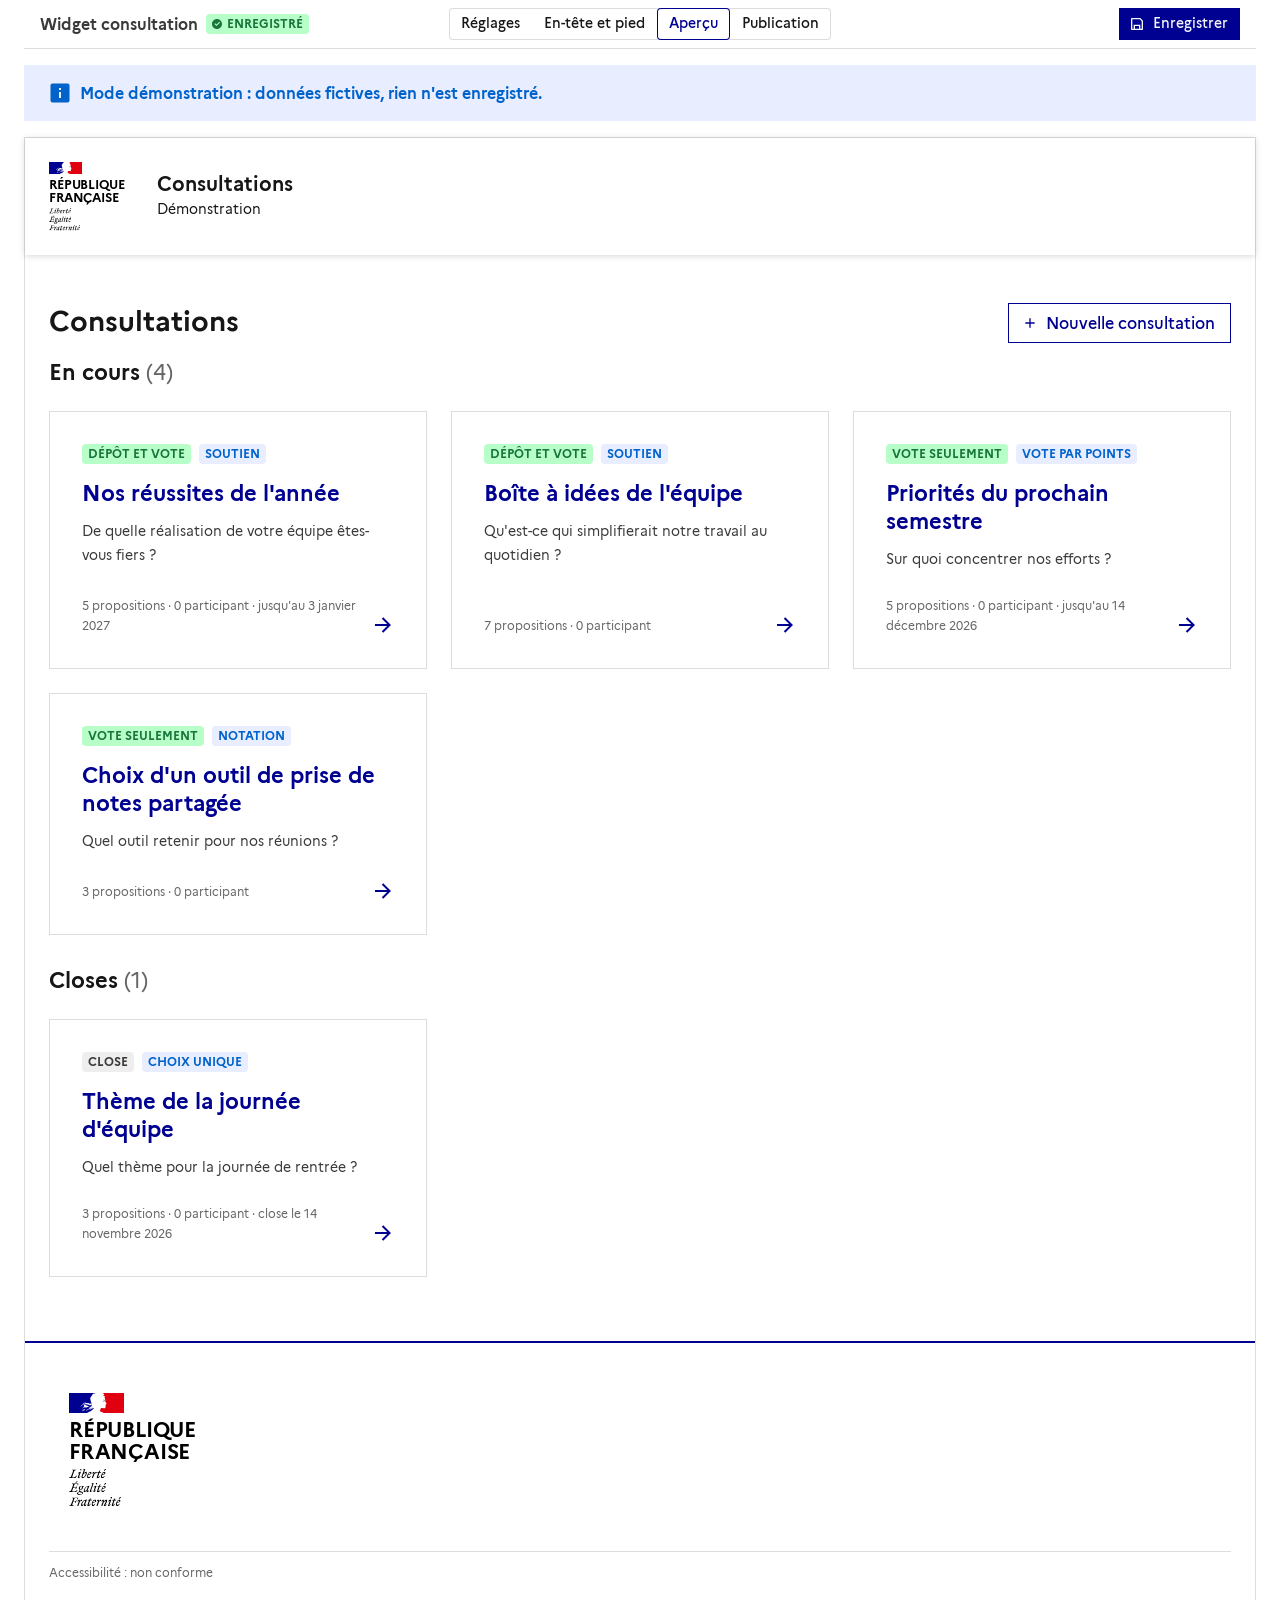
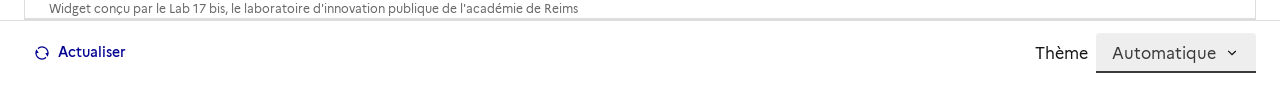
<file: index.html>
<!DOCTYPE html>
<html lang="fr" data-fr-theme="light">
<head>
  <meta charset="utf-8">
  <meta http-equiv="Content-Security-Policy" content="default-src 'self'; script-src 'self' 'unsafe-eval' https://docs.getgrist.com; style-src 'self' 'unsafe-inline' https://cdn.jsdelivr.net; img-src 'self' data: blob: https:; font-src 'self' data: https://cdn.jsdelivr.net; connect-src 'self' https: http://localhost:* http://127.0.0.1:*; frame-src 'self' https:; worker-src 'self' blob:; object-src 'none'; base-uri 'none'; form-action 'self'">
  <meta name="viewport" content="width=device-width, initial-scale=1">
  <title>Consultations</title>
  <link rel="stylesheet" href="vendor/dsfr/dsfr.min.css">
  <link rel="stylesheet" href="vendor/dsfr/utility/icons/icons.min.css">
  <link rel="stylesheet" href="commun/page.css?v=2">
  <link rel="stylesheet" href="commun/barre.css?v=3">
  <link rel="stylesheet" href="commun/configuration.css?v=8">
  <link rel="stylesheet" href="commun/grist-public.css?v=1">
  <link rel="stylesheet" href="css/app.css?v=2">
  <script src="https://docs.getgrist.com/grist-plugin-api.js"></script>
</head>
<body>
  <a class="fr-link gd-evitement" href="#gd-app">Aller au contenu</a>
  <div id="entete"></div>

  <div id="gd-demo" class="fr-notice fr-notice--info gd-ecran" hidden>
    <div class="gd-marge">
      <div class="fr-notice__body">
        <p class="fr-notice__title">Mode démonstration : données fictives, rien n'est enregistré.</p>
      </div>
    </div>
  </div>

  <div id="gd-coque" class="gd-marge"></div>
  <main id="gd-app" class="gd-marge" tabindex="-1">
    <p>Chargement…</p>
  </main>

  <div id="pied"></div>
  <div class="gd-pied gd-marge gd-ecran">
    <div class="gd-pied__liens">
      <a class="fr-link fr-text--sm" href="#/reglages" data-ecriture>Réglages</a>
      <button type="button" class="fr-btn fr-btn--sm fr-btn--tertiary-no-outline fr-icon-refresh-line fr-btn--icon-left" id="gd-actualiser">Actualiser</button>
    </div>
    <div class="gd-pied__theme">
      <label class="fr-label" for="gd-theme">Thème</label>
      <select class="fr-select fr-select--sm" id="gd-theme">
        <option value="auto">Automatique</option>
        <option value="light">Clair</option>
        <option value="dark">Sombre</option>
      </select>
    </div>
  </div>

  <script src="commun/page-dsfr.js?v=3"></script>
  <script src="commun/page-editeur.js?v=1"></script>
  <script src="commun/barre.js?v=3"></script>
  <script src="commun/configuration.js?v=13"></script>
  <script src="commun/donnees.js?v=3"></script>
  <script src="commun/grist-public.js?v=1"></script>
  <script src="js/app.js?v=11"></script>
</body>
</html>
</file>
<file: commun/page.css>
/* En-tête, pied de page et formulaire de réglage communs (questionnaire, catalogue, suivi-projet). */

.pd-entete .fr-header__operator img.pd-logo {
  display: block;
}

.pd-entete .pd-accueil {
  background-image: none;
}

.pd-pied-marques {
  display: flex;
  flex-wrap: wrap;
  align-items: center;
  gap: 1.5rem 2rem;
}

.pd-pied-marques .fr-logo {
  margin: 0;
}

.pd-pied {
  margin-top: 3rem;
}

/* Mention de l'auteur des widgets */
.pd-credit {
  flex-basis: 100%;
  margin: .5rem 0 0;
  font-size: .75rem;
  line-height: 1.25rem;
  color: var(--text-mention-grey);
}
.pd-pied--credit {
  margin-top: 1rem;
  padding: .5rem 1.5rem;
}
.pd-pied--credit .pd-credit { margin: 0; }
.pd-credit--seul { margin: 0; padding: .5rem 1.5rem; }
@media print { .pd-credit { color: #000; } }

/* Formulaire de réglage */
.pe-section {
  margin-top: 2rem;
  padding-top: 1rem;
  border-top: 1px solid var(--border-default-grey);
}

.pe-ligne {
  padding: 1rem;
  margin-bottom: 1rem;
  background: var(--background-alt-grey);
}

.pe-apercu {
  display: block;
  max-height: 5rem;
  max-width: 100%;
  width: auto;
  background: #fff;
  border: 1px solid var(--border-default-grey);
  padding: 0.25rem;
}

.pe-couleur {
  display: flex;
  align-items: center;
  gap: 1rem;
  margin-top: 0.5rem;
}

.pe-couleur input[type="color"] {
  width: 3rem;
  height: 2.5rem;
  border: 1px solid var(--border-default-grey);
  padding: 0;
}

.pe-vide {
  color: var(--text-mention-grey);
  margin: 0;
}

.pd-pied-sans-marque .fr-footer__content { flex-basis: 100%; max-width: 100%; margin-left: 0; }
</file>
<file: commun/barre.css>
/* Barre commune de l'éditeur des widgets (BarreLab). Fichier partagé : même copie dans chaque dépôt. */
.cl-barre { position: sticky; top: 0; z-index: 750; display: flex; flex-wrap: wrap; gap: .5rem 1rem; align-items: center; padding: .5rem 1rem; margin-bottom: 1rem; background: var(--background-default-grey); border-bottom: 1px solid var(--border-default-grey); }
.cl-titre { display: flex; gap: .5rem; align-items: center; flex: 1 1 0; min-width: 12rem; }
.cl-nom { margin: 0; font-weight: 700; white-space: nowrap; }
.cl-titre .fr-badge { margin: 0; white-space: nowrap; }
/* Le nom et le statut tiennent sur une ligne : la barre ne change pas de hauteur quand le statut change. */
.cl-titre { min-width: max-content; }
.cl-onglets { flex: 0 1 auto; display: flex; justify-content: center; }
.cl-barre .fr-segmented { margin: 0; }
.cl-actions { flex: 1 1 0; display: flex; gap: .5rem; justify-content: flex-end; align-items: center; min-width: 10rem; }
.cl-actions .fr-btn { margin: 0; white-space: nowrap; }
.cl-sous { flex: 1 0 100%; display: flex; justify-content: center; padding-top: .25rem; border-top: 1px solid var(--border-default-grey); }
.cl-sous[hidden] { display: none; }

/* Éditeur : l'en-tête et le pied de page du widget ne s'affichent que dans l'onglet Aperçu. */
.cl-mode-editeur #entete, .cl-mode-editeur #pied { display: none; }

/* Page d'usage : pas de barre ; un lien discret en bas de page rouvre l'éditeur. */
.cl-mode-page .cl-barre, .cl-mode-page .cl-config, .cl-mode-page .cl-avis-apercu { display: none !important; }
.cl-editer { display: none; margin: 1rem auto; max-width: 78rem; padding: 0 1rem; text-align: right; }
.cl-mode-page .cl-editer { display: block; }
@media print { .cl-barre, .cl-editer { display: none !important; } }

/* Accès aux réglages : la barre suffit, les anciens liens et boutons « Réglages » ou « Configurer » de l'outil sont masqués. */
a[href="#/reglages"], a[href="#reglages"], li:has(> a[href="#/reglages"]), #gc-reglages, #gg-reglages { display: none !important; }
.cl-mode-page .ed-message .fr-alert--info, .cl-mode-page .ed-message .fr-alert--success { display: none; }

/* Widget sans accès au document : seul le message reste visible. */
.lab-sans-acces > *:not(.lab-acces) { display: none !important; }
.lab-acces { margin: 1rem; }
</file>
<file: commun/configuration.css>
/* Page de configuration commune (ConfigLab). La barre elle-même est dans barre.css (BarreLab). */
.cl-message:empty { display: none; }
.cl-message { margin-bottom: 1rem; }
.cl-config > .fr-notice { margin: 0 0 1rem; }
.cl-panneau { max-width: 48rem; padding: 1.5rem; background: var(--background-default-grey); border: 1px solid var(--border-default-grey); }
.cl-section[hidden] { display: none; }
.cl-section[data-cl-section="vue"] { display: none; }
.cl-code { font-family: ui-monospace, SFMono-Regular, Menlo, Consolas, monospace; font-size: .8125rem; }
.cl-apercu { border: 1px solid var(--border-default-grey); background: var(--background-default-grey); }
.cl-apercu .pd-pied { margin-top: 0; }
.cl-apercu__contenu { min-height: 8rem; }
.cl-mode { margin-bottom: 2rem; padding-bottom: 1.5rem; border-bottom: 1px solid var(--border-default-grey); }

/* Bouton d'accès à la configuration, placé en haut de l'outil (ajout 2026-11-24) */
.cl-acces { text-align: right; margin: .5rem 0; }
@media print { .cl-acces { display: none !important; } }
</file>
<file: commun/grist-public.css>
/* Mode public : lecture seule, aucune commande d'écriture ni de réglage. */
.gp-public .gp-ecriture,
.gp-public [data-ecriture],
.gp-public .cl-barre,
.gp-public .cl-actions {
  display: none !important;
}
/* Page intégrée dans un autre site : ni en-tête ni pied propres. */
.gp-integre #entete,
.gp-integre #pied,
.gp-integre .gp-hors-integre {
  display: none !important;
}
</file>
<file: css/app.css>
/* Mise en page propre à grist-consultation. Les composants viennent du DSFR. */

body { background: var(--background-default-grey); color: var(--text-default-grey); min-height: 100vh; display: flex; flex-direction: column; }
.gd-marge { padding-left: 1.5rem; padding-right: 1.5rem; }
#gd-app { flex: 1; padding-top: 1rem; padding-bottom: 2rem; }
#gd-app:focus { outline: none; }
.gd-evitement { position: absolute; left: -999px; }
.gd-evitement:focus { left: 1rem; top: .5rem; z-index: 10; background: var(--background-default-grey); }

.gd-ariane { margin: 0 0 1rem; }
.gd-titre-ligne { display: flex; flex-wrap: wrap; justify-content: space-between; align-items: flex-start; gap: 1rem; margin-bottom: 1rem; }
.gd-titre-ligne h1 { margin-bottom: .25rem; }
.gd-question { margin-bottom: .5rem; }
.gd-meta { color: var(--text-mention-grey); font-size: .875rem; margin-bottom: .5rem; }
.gd-compte { color: var(--text-mention-grey); font-weight: 400; }
.gd-requis { color: var(--text-mention-grey); font-weight: 400; font-size: .75rem; }
.gd-alerte { margin-bottom: 1rem; }
.gd-description { max-width: 52rem; margin-bottom: 1.5rem; }
.gd-onglets { margin-bottom: 1.5rem; border-bottom: 1px solid var(--border-default-grey); }
.gd-bandeau { margin-bottom: 1.5rem; }
.gd-bandeau .fr-callout__text { font-size: 1rem; }
.gd-reste { margin: .5rem 0 0; }

.gd-cartes { display: grid; grid-template-columns: repeat(auto-fill, minmax(18rem, 1fr)); gap: 1.5rem; }
.gd-cartes .fr-card { height: 100%; }

.gd-filtres { display: grid; grid-template-columns: repeat(auto-fit, minmax(12rem, 16rem)); gap: 1rem; align-items: end; margin-bottom: 1rem; }
.gd-filtres .fr-input-group, .gd-filtres .fr-select-group { margin: 0; }
.gd-case { margin: 0 0 .5rem; }

/* Mur de propositions */
.gd-mur { display: grid; grid-template-columns: repeat(auto-fill, minmax(17rem, 1fr)); gap: 1.5rem; }
.gd-prop { display: flex; flex-direction: column; border: 1px solid var(--border-default-grey); background: var(--background-default-grey); }
.gd-prop__image { aspect-ratio: 16 / 9; overflow: hidden; background: var(--background-alt-grey); }
.gd-prop__image img { width: 100%; height: 100%; object-fit: cover; }
.gd-prop__corps { padding: 1rem 1rem 0; flex: 1; }
.gd-prop__badges { margin-bottom: .5rem; }
.gd-prop__titre { margin-bottom: .25rem; }
.gd-prop__titre a { background-image: none; }
.gd-prop__titre a:hover { text-decoration: underline; }
.gd-prop__extrait { margin-bottom: .75rem; }
.gd-prop__pied { display: flex; flex-wrap: wrap; justify-content: space-between; align-items: center; gap: .5rem; padding: .75rem 1rem; border-top: 1px solid var(--border-default-grey); min-height: 3.5rem; }
.gd-score { font-weight: 700; color: var(--text-title-blue-france); }
.gd-points { display: flex; align-items: center; gap: .5rem; }
.gd-points .fr-btn { margin: 0; }
.gd-points__n { min-width: 4.5rem; text-align: center; font-weight: 700; }

/* Fiche */
.gd-fiche { display: grid; grid-template-columns: minmax(0, 2fr) minmax(16rem, 1fr); gap: 2rem; }
@media (max-width: 62em) { .gd-fiche { grid-template-columns: 1fr; } }
.gd-fiche__image { margin: 1rem 0 1.5rem; max-width: 48rem; }
.gd-fiche__image img { width: 100%; height: auto; max-height: 22rem; object-fit: cover; }
.gd-fiche__cote { background: var(--background-alt-grey); padding: 1rem 1.25rem; align-self: start; }
.gd-texte { max-width: 48rem; margin-bottom: 1.5rem; }
.gd-infos { margin: 0 0 1.5rem; }
.gd-infos dt { font-weight: 700; font-size: .875rem; padding: 0; }
.gd-infos dd { margin: 0 0 .5rem; padding: 0; }
.gd-criteres { font-size: .875rem; }
.gd-notation { display: flex; flex-direction: column; gap: 1rem; }
.gd-segment { margin: 0; }
.gd-suite { margin-top: 1.5rem; }

/* Formulaires */
.gd-form { max-width: 60rem; }
.gd-grille { display: grid; grid-template-columns: repeat(auto-fit, minmax(14rem, 1fr)); gap: 0 1.5rem; }
.gd-grille .gd-large { grid-column: 1 / -1; }
.gd-ajout { display: flex; flex-wrap: wrap; gap: .5rem 1rem; align-items: flex-end; }
.gd-ajout .fr-input-group { flex: 1 1 10rem; margin: 0; }
.gd-poids { max-width: 6rem; }

/* Résultats */
.gd-chiffres { display: flex; flex-wrap: wrap; gap: 1rem; list-style: none; padding: 0; margin: 0 0 1.5rem; }
.gd-chiffres li { border: 1px solid var(--border-default-grey); padding: .5rem 1rem; }
.gd-chiffres__n { font-size: 1.5rem; font-weight: 700; color: var(--text-title-blue-france); margin-right: .25rem; }
.gd-classement { list-style: none; margin: 0 0 1.5rem; padding: 0; max-width: 52rem; --ol-content: none; }
.gd-classement > li::before, .gd-classement > li::marker { content: none !important; }
.gd-classement__ligne { display: flex; gap: 1rem; padding: .75rem 0; border-bottom: 1px solid var(--border-default-grey); }
.gd-classement__rang { font-size: 1.25rem; font-weight: 700; min-width: 2rem; color: var(--text-title-blue-france); }
.gd-classement__corps { flex: 1; }
.gd-classement__titre { margin-bottom: .25rem; font-weight: 700; }
.gd-barre { height: .5rem; background: var(--background-contrast-grey); margin-bottom: .25rem; }
.gd-barre span { display: block; height: 100%; background: var(--background-action-high-blue-france); }
.gd-suite-ligne { border-top: 1px solid var(--border-default-grey); padding: 1rem 0; }
.gd-suite-ligne__titre { margin-bottom: .5rem; }
.gd-suite-ligne__champs { display: grid; grid-template-columns: minmax(12rem, 16rem) minmax(0, 1fr) auto; gap: 1rem; align-items: end; }
.gd-suite-ligne__champs .fr-input-group, .gd-suite-ligne__champs .fr-select-group { margin: 0; }
@media (max-width: 48em) { .gd-suite-ligne__champs { grid-template-columns: 1fr; } }

.gd-pied { display: flex; flex-wrap: wrap; justify-content: space-between; align-items: center; gap: 1rem; padding-top: .75rem; padding-bottom: .75rem; border-top: 1px solid var(--border-default-grey); font-size: .875rem; }
.gd-pied__liens { display: flex; align-items: center; gap: 1rem; }
.gd-pied__theme { display: flex; align-items: center; gap: .5rem; }
.gd-pied__theme .fr-label, .gd-pied__theme .fr-select { margin: 0; width: auto; }

@media print {
  .gd-ecran, .gd-onglets, .gd-ariane, #entete, #pied, .gd-pied { display: none !important; }
  #gd-app { padding: 0; }
}
.gd-boutons { display: flex; flex-wrap: wrap; gap: .75rem; margin-bottom: 1rem; }

/* Coque à onglets (ajout 2026-11-24) */
#gd-coque #gd-app { padding-left: 0; padding-right: 0; }

/* Champs supplémentaires des propositions (réglages) */
.gd-champ-perso { border: 1px solid var(--border-default-grey, #ddd); border-radius: .25rem; padding: .75rem 1rem; margin-bottom: .75rem; }
.gd-code { font-family: monospace; font-size: 1.125rem; letter-spacing: 0.1em; }
</file>
